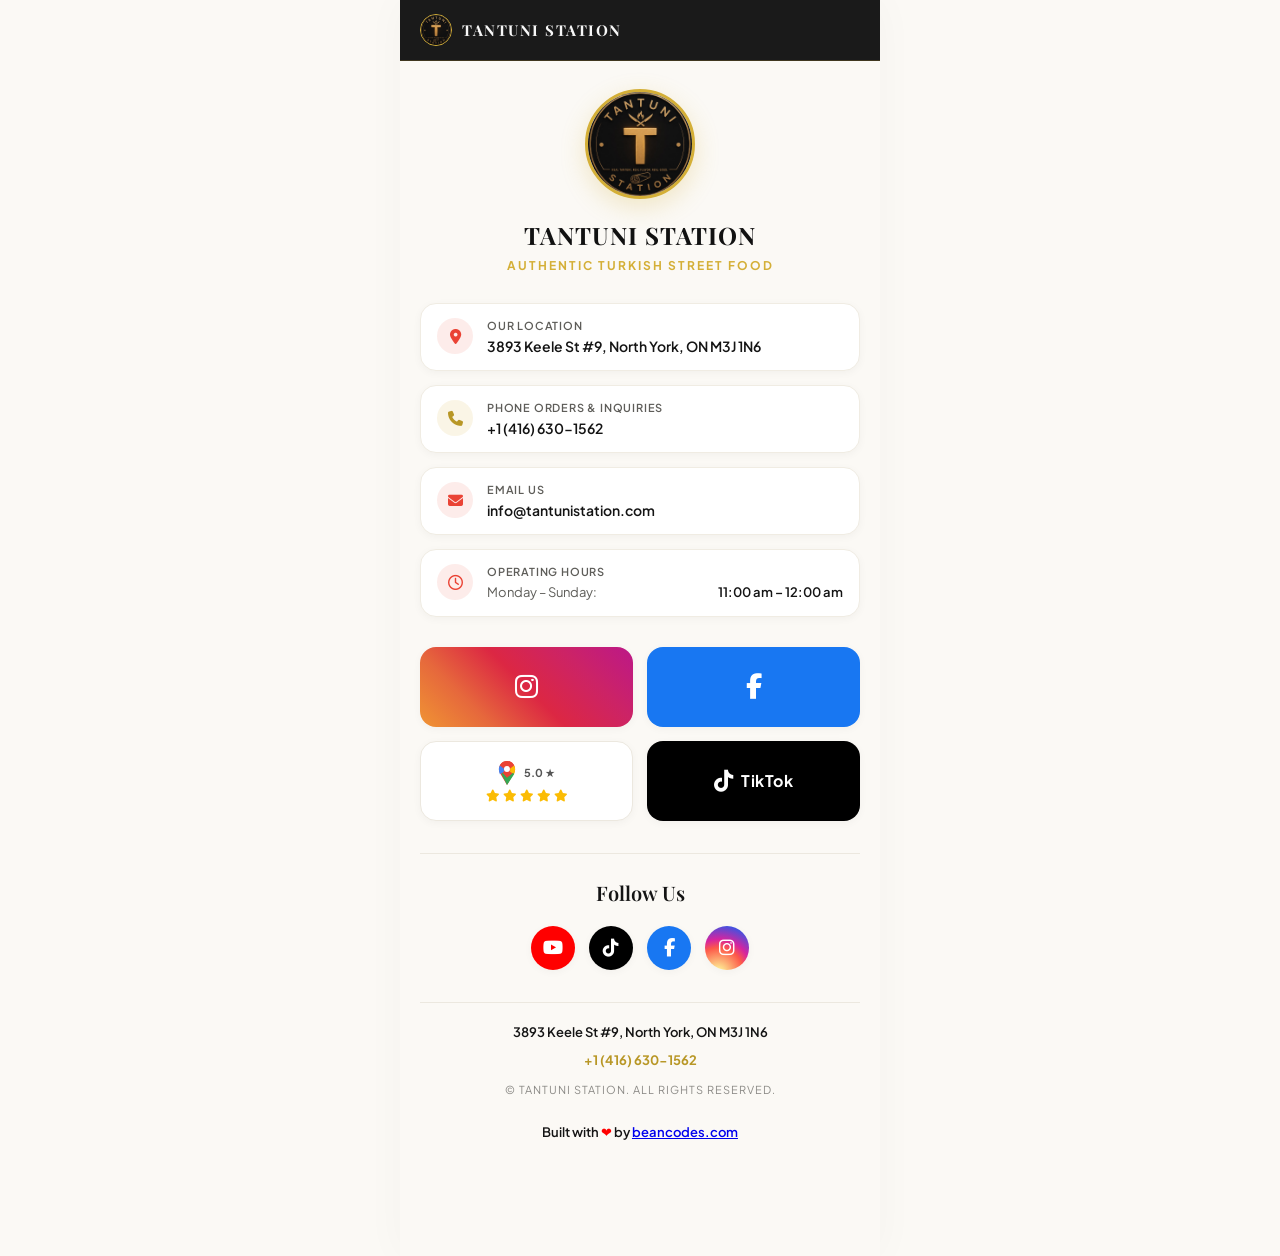
<file: links/index.html>
<!DOCTYPE html>
<html lang="en">

<head>
  <meta charset="UTF-8">
  <meta name="viewport" content="width=device-width, initial-scale=1.0">
  <title>Tantuni Station - Links & Contact Hub</title>

  <!-- Favicon / App Icons -->
  <link rel="icon" type="image/jpeg" href="/img/tantuni-station-logo.png">
  <link rel="apple-touch-icon" href="/img/tantuni-station-logo.png">

  <!-- Google Fonts -->
  <link rel="preconnect" href="https://fonts.googleapis.com">
  <link rel="preconnect" href="https://fonts.gstatic.com" crossorigin>
  <link
    href="https://fonts.googleapis.com/css2?family=Playfair+Display:ital,wght@0,600;0,700;1,600&family=Plus+Jakarta+Sans:wght@400;500;600;700&display=swap"
    rel="stylesheet">

  <!-- FontAwesome for Icons -->
  <link rel="stylesheet" href="https://cdnjs.cloudflare.com/ajax/libs/font-awesome/6.5.1/css/all.min.css">
  <link rel="stylesheet" type="text/css" href="./index.css">

</head>

<body>

  <div class="hub-container">

    <!-- Top Bar -->
    <header class="top-bar">
      <a href="https://tantunistation.com" class="brand-nav">
        <!-- Replace src with your local path: tantuni-station-logo.jpeg -->
        <img src="/img/tantuni-station-logo-small.png" alt="Tantuni Station Logo" class="brand-nav-logo">
        <span class="brand-nav-name">Tantuni Station</span>
      </a>
      <!-- <button class="nav-toggle-btn" aria-label="Open Navigation Menu">
        <i class="fa-solid fa-bars"></i>
      </button> -->
    </header>

    <!-- Main Content -->
    <main class="content">

      <!-- Central Brand Emblem & Identity -->
      <div class="hero-avatar-wrap">
        <!-- Central circular logo -->
        <img src="/img/tantuni-station-logo-small.png" alt="Tantuni Station Emblem" class="hero-avatar">
      </div>

      <h1 class="hero-title">TANTUNI STATION</h1>
      <p class="hero-subtitle">Authentic Turkish Street Food</p>

      <!-- Quick Contact & Hours List -->
      <section class="info-list" aria-label="Restaurant Details">

        <!-- Address & Google Maps Navigation -->
        <a href="https://maps.app.goo.gl/5msmhPgV7G55WV1j8" target="_blank" rel="noopener noreferrer" class="info-card">
          <div class="info-icon red">
            <i class="fa-solid fa-location-dot"></i>
          </div>
          <div class="info-body">
            <div class="label">Our Location</div>
            <div class="value">3893 Keele St #9, North York, ON M3J 1N6</div>
          </div>
        </a>

        <!-- Phone / Tap to Call -->
        <a href="tel:+14166301562" class="info-card">
          <div class="info-icon gold">
            <i class="fa-solid fa-phone"></i>
          </div>
          <div class="info-body">
            <div class="label">Phone Orders & Inquiries</div>
            <div class="value">+1 (416) 630-1562</div>
          </div>
        </a>

        <!-- Email Contact -->
        <a href="mailto:info@tantunistation.com" class="info-card">
          <div class="info-icon red">
            <i class="fa-solid fa-envelope"></i>
          </div>
          <div class="info-body">
            <div class="label">Email Us</div>
            <div class="value">info@tantunistation.com</div>
          </div>
        </a>

        <!-- Operating Hours Schedule -->
        <div class="info-card">
          <div class="info-icon red">
            <i class="fa-regular fa-clock"></i>
          </div>
          <div class="info-body">
            <div class="label">Operating Hours</div>
            <div class="hours-schedule">
              <div class="hours-row">
                <span>Monday – Sunday:</span>
                <strong>11:00 am – 12:00 am</strong>
              </div>
            </div>
          </div>
        </div>

      </section>

      <!-- 2x2 Quick Touch Actions -->
      <section class="action-grid" aria-label="Quick Links">
        <!-- Instagram -->
        <a href="https://instagram.com/tantunistationn" target="_blank" rel="noopener noreferrer"
          class="grid-btn btn-instagram" aria-label="Visit Instagram">
          <i class="fa-brands fa-instagram"></i>
        </a>

        <!-- Facebook -->
        <a href="https://facebook.com/tantunistation" target="_blank" rel="noopener noreferrer"
          class="grid-btn btn-facebook" aria-label="Visit Facebook">
          <i class="fa-brands fa-facebook-f"></i>
        </a>

        <!-- Google Maps Reviews -->
        <a href="https://g.page/r/CVS1U5J0zU4OEBM/review" target="_blank" rel="noopener noreferrer"
          class="grid-btn btn-google" aria-label="Read Google Reviews">
          <div class="google-badge-row">
            <!-- Google Maps Multi-color SVG Pin -->
            <svg class="google-pin-img" xmlns="http://www.w3.org/2000/svg" viewBox="0 0 92 136">
              <path
                d="M46 0C20.59 0 0 20.59 0 46c0 10.74 3.72 20.61 9.94 28.46L46 136l36.06-61.54C88.28 66.61 92 56.74 92 46 92 20.59 71.41 0 46 0z"
                fill="#EA4335" />
              <path
                d="M46 0C28.2 0 13.06 10.12 5.76 24.81l23.51 19.74C32.18 36.3 38.53 31 46 31c7.47 0 13.82 5.3 16.73 13.55l23.51-19.74C78.94 10.12 63.8 0 46 0z"
                fill="#EA4335" />
              <path
                d="M86.24 24.81l-23.51 19.74C64.91 50.15 65.2 55.45 63.2 60.36L86.28 74.46C90 66.61 92 56.74 92 46c0-7.85-2.06-15.22-5.76-21.19z"
                fill="#FBBC04" />
              <path
                d="M46 136l40.28-61.54c-1.39-2.9-3.2-5.59-5.38-7.98L46 94.75 21.1 66.48c-2.18 2.39-3.99 5.08-5.38 7.98L46 136z"
                fill="#34A853" />
              <path
                d="M5.76 24.81C2.06 30.78 0 38.15 0 46c0 10.74 2 20.61 5.72 28.46L28.8 60.36c-2-4.91-1.71-10.21.47-15.81L5.76 24.81z"
                fill="#4285F4" />
              <circle cx="46" cy="46" r="17" fill="#FFFFFF" />
            </svg>
            <span class="google-rating-txt">5.0 ★</span>
          </div>
          <div class="stars-row">
            <i class="fa-solid fa-star"></i>
            <i class="fa-solid fa-star"></i>
            <i class="fa-solid fa-star"></i>
            <i class="fa-solid fa-star"></i>
            <i class="fa-solid fa-star"></i>
          </div>
        </a>

        <!-- TikTok -->
        <a href="https://tiktok.com/@tantunistationn" target="_blank" rel="noopener noreferrer"
          class="grid-btn btn-tiktok" aria-label="Visit TikTok">
          <i class="fa-brands fa-tiktok"></i>
          <span>TikTok</span>
        </a>
      </section>

      <div class="section-divider"></div>

      <!-- Follow Us Social Row -->
      <h2 class="follow-header">Follow Us</h2>
      <div class="social-row">
        <!-- YouTube -->
        <a href="https://youtube.com/@tantunistationn" target="_blank" rel="noopener noreferrer"
          class="social-circle-btn bg-yt" aria-label="Visit YouTube Channel">
          <i class="fa-brands fa-youtube"></i>
        </a>
        <!-- TikTok -->
        <a href="https://tiktok.com/@tantunistationn" target="_blank" rel="noopener noreferrer"
          class="social-circle-btn bg-tt" aria-label="Follow TikTok">
          <i class="fa-brands fa-tiktok"></i>
        </a>
        <!-- Facebook -->
        <a href="https://facebook.com/tantunistationn" target="_blank" rel="noopener noreferrer"
          class="social-circle-btn bg-fb" aria-label="Follow Facebook">
          <i class="fa-brands fa-facebook-f"></i>
        </a>
        <!-- Instagram -->
        <a href="https://instagram.com/tantunistationn" target="_blank" rel="noopener noreferrer"
          class="social-circle-btn bg-ig" aria-label="Follow Instagram">
          <i class="fa-brands fa-instagram"></i>
        </a>
      </div>

      <!-- Footer -->
      <footer class="site-footer">
        <p class="footer-address">3893 Keele St #9, North York, ON M3J 1N6</p>
        <a href="tel:+14166301562" class="footer-phone">+1 (416) 630-1562</a>
        <p class="footer-copy">© TANTUNI STATION. ALL RIGHTS RESERVED.</p>
        <br />
        <div class="pt-4 text-center footer-address">
          <p>Built with <span class="text-brand-red">❤</span> by <a href="https://beancodes.com" target="_blank"
              class="hover:text-brand-gold transition-colors underline">beancodes.com</a>
          </p>
        </div>
      </footer>

    </main>

  </div>

</body>

</html>
</file>
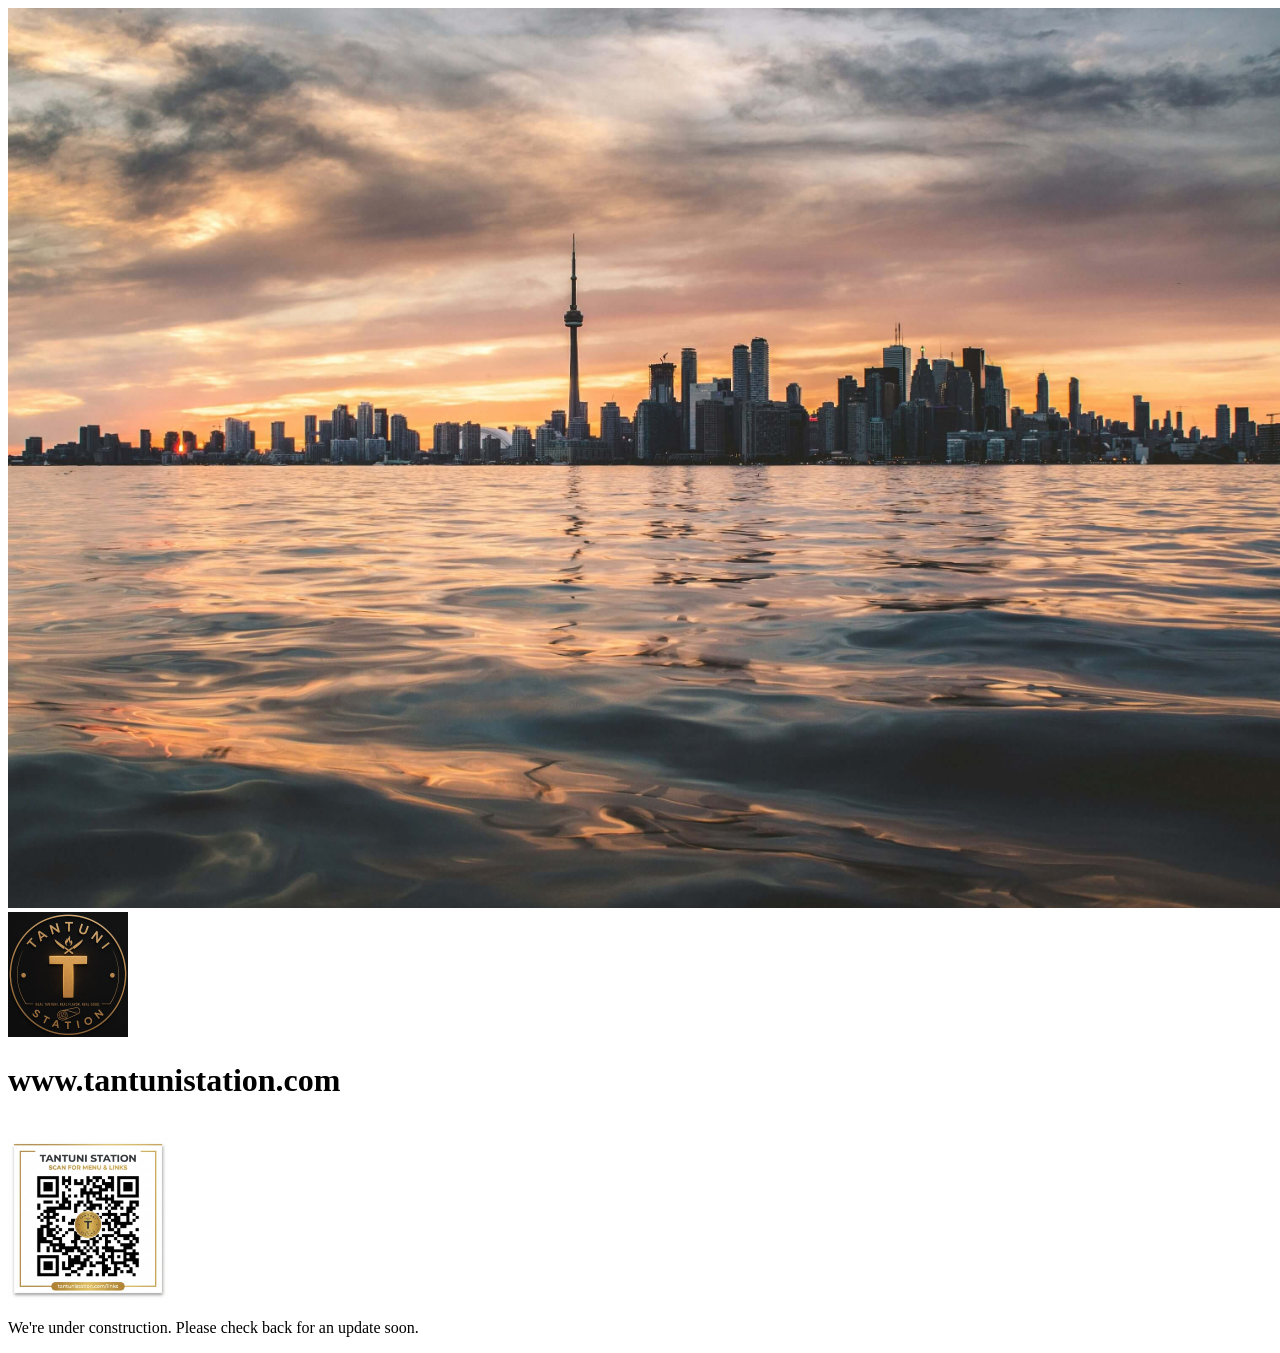
<file: coming-soon.html>
<!doctype html>
<html>
<head>
  <meta http-equiv="X-UA-Compatible" content="chrome=1">
  <meta name="viewport" content="width=device-width,initial-scale=1">
  <meta name="robots" content="noindex">
  <title>Coming Soon - Tantuni Station</title>
  
  <link href="https://fonts.googleapis.com/css?family=Montserrat" rel="stylesheet" type="text/css">
  <script src="//assets.squarespace.com/@sqs/polyfiller/1.7.7/modern.js" type="text/javascript" crossorigin="anonymous"></script>
  <script crossorigin="anonymous" src="//assets.squarespace.com/universal/scripts-compressed/extract-css-runtime-79902c58cd1ae92d-min.en-US.js" ></script><script crossorigin="anonymous" src="//assets.squarespace.com/universal/scripts-compressed/extract-css-moment-js-vendor-a5cfdec1ae227f33-min.en-US.js" ></script><script crossorigin="anonymous" src="//assets.squarespace.com/universal/scripts-compressed/cldr-resource-pack-2c5e18cab442f0cf-min.en-US.js" ></script><script crossorigin="anonymous" src="//assets.squarespace.com/universal/scripts-compressed/parking-page-87b089524409800c-min.en-US.js" ></script><link rel="stylesheet" type="text/css" href="//assets.squarespace.com/universal/styles-compressed/parking-page-32145bd77d42b5ff-min.en-US.css">

  <!-- style overrides from user selected background image -->
  <style>
    .content * {
      --content-text-color: #FFFFFF;
    }
  </style>
</head>
<body class="loading align-content-center-vertical content">

<picture class="cover">
  <source sizes="max(100vh * 9 / 16, 100vw)"
          srcset="/img/photo-1507992781348-310259076fe0-c.jpg"
          media="(orientation: portrait) and (max-width: 1000px)"
          type="image/avif" width="500" height="889">

  <source sizes="max(100vw, 100vh * 16 / 9)"
          srcset="/img/photo-1507992781348-310259076fe0-c.jpg"
          type="image/avif" width="1000" height="563">

  <img sizes="max(100vw, 100vh * 16 / 9)"
       src="/img/photo-1507992781348-310259076fe0-c.jpg"
       srcset="/img/photo-1507992781348-310259076fe0-c.jpg"
       width="1000" height="563" alt="" decoding="async" loading="lazy"
       style="width: 100vw; height: 100vh; object-fit: cover;">
</picture>

  <div class="squarespace-logo">
    <a href="/" target="_blank">
      <img src="/img/tantuni-station-logo-small.png" />
    </a>
  </div>

  <div class="squarespace-loading-indicator">
    <div class="animated-loading-spinner"></div>
  </div>

  <div class="text-align-center">
    <h1>www.tantunistation.com</h1>
    <br/>
    <a href="/links" style="">
      <img src="/img//tantuni-station-qr.png" style="width: 160px;" />
    </a>
  </div>

  <div class="footer text-align-center">
    <p>We&apos;re under construction.<span class="line-break"> </span>Please check back for an update soon.
</p>
  </div>

</body>
</html>
</file>
<file: links/index.css>
/* CSS Reset & Variables */
    *,
    *::before,
    *::after {
        box-sizing: border-box;
        margin: 0;
        padding: 0;
        -webkit-tap-highlight-color: transparent;
    }

    :root {
        --bg-canvas: #fbf9f5;
        --bg-surface: #ffffff;
        --text-main: #141414;
        --text-muted: #5e5d59;
        --color-gold: #d4af37;
        --color-gold-hover: #b89726;
        --color-border: #ece8df;
        --color-card-border: #f0ece3;
        --font-heading: 'Playfair Display', Georgia, serif;
        --font-sans: 'Plus Jakarta Sans', system-ui, -apple-system, sans-serif;
        --shadow-sm: 0 2px 8px rgba(0, 0, 0, 0.04);
        --shadow-md: 0 6px 20px rgba(0, 0, 0, 0.06);
        --shadow-lg: 0 12px 28px rgba(0, 0, 0, 0.12);
        --radius-sm: 10px;
        --radius-md: 16px;
        --radius-lg: 24px;
        --radius-full: 9999px;
    }

    body {
        background-color: var(--bg-canvas);
        color: var(--text-main);
        font-family: var(--font-sans);
        min-height: 100vh;
        display: flex;
        flex-direction: column;
        align-items: center;
        line-height: 1.5;
        position: relative;
    }

    /* Container for Mobile Link Hub */
    .hub-container {
        width: 100%;
        max-width: 480px;
        min-height: 100vh;
        background-color: var(--bg-canvas);
        display: flex;
        flex-direction: column;
        position: relative;
        padding-bottom: 90px;
        box-shadow: 0 0 40px rgba(0, 0, 0, 0.03);
    }

    /* Top Sticky Header */
    .top-bar {
        position: sticky;
        top: 0;
        z-index: 40;
        background: rgba(17, 17, 17, 0.96);
        backdrop-filter: blur(10px);
        display: flex;
        align-items: center;
        justify-content: space-between;
        padding: 14px 20px;
        color: #ffffff;
        border-bottom: 1px solid rgba(212, 175, 55, 0.2);
    }

    .brand-nav {
        display: flex;
        align-items: center;
        gap: 10px;
        text-decoration: none;
        color: #ffffff;
    }

    .brand-nav-logo {
        width: 32px;
        height: 32px;
        border-radius: 50%;
        object-fit: cover;
        border: 1px solid var(--color-gold);
    }

    .brand-nav-name {
        font-family: var(--font-heading);
        font-size: 15px;
        letter-spacing: 1.5px;
        font-weight: 700;
        text-transform: uppercase;
        color: #f7f7f7;
    }

    .nav-toggle-btn {
        width: 38px;
        height: 38px;
        border-radius: 50%;
        background: #ffffff;
        border: none;
        display: flex;
        align-items: center;
        justify-content: center;
        color: #111111;
        font-size: 16px;
        cursor: pointer;
        box-shadow: var(--shadow-sm);
        transition: transform 0.2s ease;
    }

    .nav-toggle-btn:active {
        transform: scale(0.92);
    }

    /* Main Hub Content */
    .content {
        padding: 28px 20px 20px;
        display: flex;
        flex-direction: column;
        align-items: center;
    }

    /* Central Profile / Hero */
    .hero-avatar-wrap {
        position: relative;
        width: 110px;
        height: 110px;
        margin-bottom: 18px;
    }

    .hero-avatar {
        width: 100%;
        height: 100%;
        border-radius: 50%;
        object-fit: cover;
        box-shadow: 0 8px 24px rgba(212, 175, 55, 0.25);
        border: 3px solid var(--color-gold);
        background: #111111;
    }

    .hero-title {
        font-family: var(--font-heading);
        font-size: 24px;
        font-weight: 700;
        letter-spacing: 1px;
        text-align: center;
        color: #111111;
        margin-bottom: 4px;
    }

    .hero-subtitle {
        font-size: 12px;
        font-weight: 700;
        letter-spacing: 2px;
        text-transform: uppercase;
        color: var(--color-gold);
        text-align: center;
        margin-bottom: 28px;
    }

    /* Info List Group (Address, Phone, Email, Hours) */
    .info-list {
        width: 100%;
        display: flex;
        flex-direction: column;
        gap: 14px;
        margin-bottom: 30px;
    }

    .info-card {
        display: flex;
        align-items: flex-start;
        gap: 14px;
        background: var(--bg-surface);
        border: 1px solid var(--color-card-border);
        padding: 14px 16px;
        border-radius: var(--radius-md);
        box-shadow: var(--shadow-sm);
        text-decoration: none;
        color: var(--text-main);
        transition: transform 0.15s ease, border-color 0.2s ease, box-shadow 0.2s ease;
    }

    a.info-card:active {
        transform: scale(0.98);
        border-color: var(--color-gold);
    }

    .info-icon {
        width: 36px;
        height: 36px;
        border-radius: 50%;
        display: flex;
        align-items: center;
        justify-content: center;
        flex-shrink: 0;
        font-size: 15px;
    }

    .info-icon.red {
        background: rgba(234, 67, 53, 0.1);
        color: #ea4335;
    }

    .info-icon.gold {
        background: rgba(212, 175, 55, 0.12);
        color: #b89726;
    }

    .info-icon.blue {
        background: rgba(66, 133, 244, 0.1);
        color: #4285f4;
    }

    .info-body {
        flex: 1;
    }

    .info-body .label {
        font-size: 11px;
        font-weight: 600;
        text-transform: uppercase;
        letter-spacing: 0.8px;
        color: var(--text-muted);
        margin-bottom: 2px;
    }

    .info-body .value {
        font-size: 14px;
        font-weight: 600;
        color: var(--text-main);
        line-height: 1.4;
    }

    .hours-schedule {
        display: flex;
        flex-direction: column;
        gap: 3px;
        font-size: 13px;
    }

    .hours-row {
        display: flex;
        justify-content: space-between;
        color: var(--text-muted);
    }

    .hours-row strong {
        color: var(--text-main);
        font-weight: 600;
    }

    /* 2x2 Action Cards Grid */
    .action-grid {
        width: 100%;
        display: grid;
        grid-template-columns: repeat(2, 1fr);
        gap: 14px;
        margin-bottom: 32px;
    }

    .grid-btn {
        height: 80px;
        border-radius: var(--radius-md);
        display: flex;
        align-items: center;
        justify-content: center;
        text-decoration: none;
        color: #ffffff;
        font-size: 26px;
        box-shadow: var(--shadow-sm);
        transition: transform 0.15s ease, box-shadow 0.2s ease;
        position: relative;
        overflow: hidden;
    }

    .grid-btn:active {
        transform: scale(0.96);
    }

    /* Instagram Gradient */
    .btn-instagram {
        background: linear-gradient(45deg, #f09433 0%, #e6683c 25%, #dc2743 50%, #cc2366 75%, #bc1888 100%);
    }

    /* Facebook Blue */
    .btn-facebook {
        background-color: #1877f2;
    }

    /* Google Reviews Card */
    .btn-google {
        background-color: #ffffff;
        border: 1px solid var(--color-border);
        color: var(--text-main);
        display: flex;
        flex-direction: column;
        gap: 5px;
        padding: 10px;
    }

    .google-badge-row {
        display: flex;
        align-items: center;
        gap: 8px;
    }

    .google-pin-img {
        width: 18px;
        height: 24px;
        object-fit: contain;
    }

    .stars-row {
        display: flex;
        gap: 3px;
        color: #fbbc04;
        font-size: 12px;
    }

    .google-rating-txt {
        font-size: 11px;
        font-weight: 700;
        color: #555555;
    }

    /* TikTok Solid Black */
    .btn-tiktok {
        background-color: #000000;
        gap: 8px;
        font-size: 16px;
        font-weight: 700;
        letter-spacing: 0.5px;
    }

    .btn-tiktok i {
        font-size: 22px;
    }

    /* Divider & Follow Us Section */
    .section-divider {
        width: 100%;
        height: 1px;
        background: var(--color-border);
        margin-bottom: 24px;
    }

    .follow-header {
        font-family: var(--font-heading);
        font-size: 20px;
        font-weight: 600;
        color: var(--text-main);
        text-align: center;
        margin-bottom: 18px;
    }

    .social-row {
        display: flex;
        align-items: center;
        justify-content: center;
        gap: 14px;
        margin-bottom: 32px;
    }

    .social-circle-btn {
        width: 44px;
        height: 44px;
        border-radius: 50%;
        display: flex;
        align-items: center;
        justify-content: center;
        color: #ffffff;
        font-size: 18px;
        text-decoration: none;
        box-shadow: var(--shadow-sm);
        transition: transform 0.2s ease, filter 0.2s ease;
    }

    .social-circle-btn:active {
        transform: scale(0.9);
    }

    .bg-wa {
        background-color: #25d366;
    }

    .bg-yt {
        background-color: #ff0000;
    }

    .bg-tt {
        background-color: #000000;
    }

    .bg-fb {
        background-color: #1877f2;
    }

    .bg-ig {
        background: radial-gradient(circle at 30% 107%, #fdf497 0%, #fdf497 5%, #fd5949 45%, #d6249f 60%, #285aeb 90%);
    }

    /* Bottom Footer */
    .site-footer {
        width: 100%;
        text-align: center;
        border-top: 1px solid var(--color-border);
        padding-top: 20px;
    }

    .footer-address {
        font-size: 13px;
        color: var(--text-main);
        font-weight: 600;
        margin-bottom: 4px;
    }

    .footer-phone {
        font-size: 13px;
        color: var(--color-gold-hover);
        text-decoration: none;
        font-weight: 700;
        display: inline-block;
        margin-bottom: 12px;
    }

    .footer-copy {
        font-size: 11px;
        letter-spacing: 1px;
        text-transform: uppercase;
        color: #8c8b87;
    }

    /* Floating WhatsApp Button */
    .floating-whatsapp {
        position: fixed;
        bottom: 24px;
        left: 24px;
        z-index: 50;
        width: 54px;
        height: 54px;
        border-radius: 50%;
        background-color: #25d366;
        color: #ffffff;
        display: flex;
        align-items: center;
        justify-content: center;
        font-size: 28px;
        text-decoration: none;
        box-shadow: 0 4px 16px rgba(37, 211, 102, 0.45);
        transition: transform 0.2s cubic-bezier(0.175, 0.885, 0.32, 1.275);
    }

    .floating-whatsapp:active {
        transform: scale(0.9);
    }

    .text-brand-red {
        color: #ff0000;
    }
</file>
